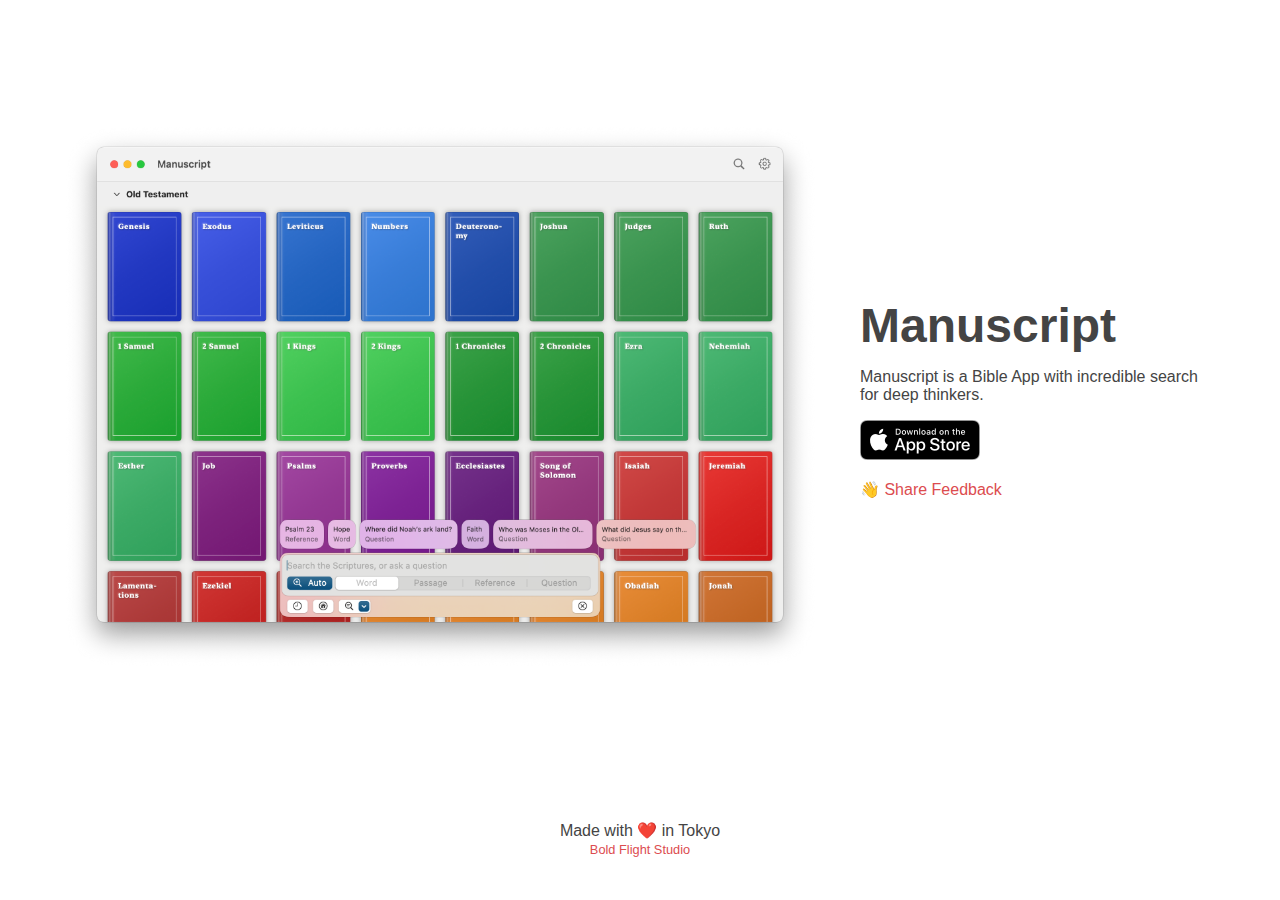
<file: index.html>
<!DOCTYPE html>
<html lang="en">
  <head>
    <meta charset="utf-8" />
    <meta name="viewport" content="width=device-width, initial-scale=1.0" />

    <link rel="stylesheet" href="css/styles.css" />

    <link
      rel="apple-touch-icon"
      sizes="180x180"
      href="images/favicon/apple-touch-icon.png"
    />
    <link
      rel="icon"
      type="image/png"
      sizes="32x32"
      href="images/favicon/favicon-32x32.png"
    />
    <link
      rel="icon"
      type="image/png"
      sizes="16x16"
      href="images/favicon/favicon-16x16.png"
    />
    <link rel="manifest" href="images/favicon/site.webmanifest" />

    <title>Manuscript: The searchable Bible</title>

    <meta name="title" content="Manuscript: The searchable Bible" />
    <meta
      name="description"
      content="Manuscript is a Bible App with incredible search for deep thinkers."
    />

    <meta property="og:title" content="Manuscript: The searchable Bible" />
    <meta
      property="og:description"
      content="Manuscript is a Bible App with incredible search for deep thinkers."
    />
    <meta property="og:type" content="website" />
    <meta property="og:site_name" content="Manuscript" />
    <meta property="og:url" content="https://www.manuscript.faith" />
    <meta property="og:image" content="" />

    <meta name="twitter:card" content="summary" />
    <meta name="twitter:site" content="@manuscript_app" />
    <meta name="twitter:title" content="Manuscript: The searchable Bible" />
    <meta
      name="twitter:description"
      content="Manuscript is a Bible App with incredible search for deep thinkers."
    />
    <meta property="twitter:url" content="https://www.manuscript.faith" />
    <meta name="twitter:image" content="" />

    <!-- TelemtryDeck Analytics -->
    <script
      src="https://cdn.telemetrydeck.com/websdk/telemetrydeck.min.js"
      data-app-id="BD1AD1F0-FCBC-4120-82FE-708CC4ECE864"
    ></script>
  </head>

  <body>
    <main>
      <div class="bigBox">
        <a
          href="https://youtu.be/zDCWJk5MDpM?si=7qLoqGxPCDKG8u9C"
          target="_blank"
          rel="noopener noreferrer"
        >
          <img
            src="images/hero.png"
            alt="Manuscript Mac App Screenshot showing home page of books of the bible in a grid."
          />
        </a>
      </div>
      <div class="box">
        <h1>Manuscript</h1>
        <p>
          Manuscript is a Bible App with incredible search for deep thinkers.
        </p>
        <a
          href="https://apps.apple.com/us/app/bible-manuscript/id6738885123"
          target="_blank"
          rel="noopener noreferrer"
        >
          <img
            src="images/appstore.png"
            width="120"
            alt="App Store download button"
          />
        </a>
        <a href="mailto:douglas@boldflight.com?subject=Manuscript%20Feedback">
          <p class="new-paragraph">👋 Share Feedback</p>
        </a>
      </div>
    </main>

    <footer>
      Made with ❤️ in Tokyo
      <br />
      <a
        href="https://boldflight.com"
        target="_blank"
        rel="noopener noreferrer"
        class="footer-link"
        >Bold Flight Studio</a
      >
    </footer>
    <script src="https://storage.ko-fi.com/cdn/scripts/overlay-widget.js"></script>
    <script>
      kofiWidgetOverlay.draw("boldflight", {
        type: "floating-chat",
        "floating-chat.donateButton.text": "Donate",
        "floating-chat.donateButton.background-color": "#d9534f",
        "floating-chat.donateButton.text-color": "#fff",
      });
    </script>
  </body>
</html>
</file>
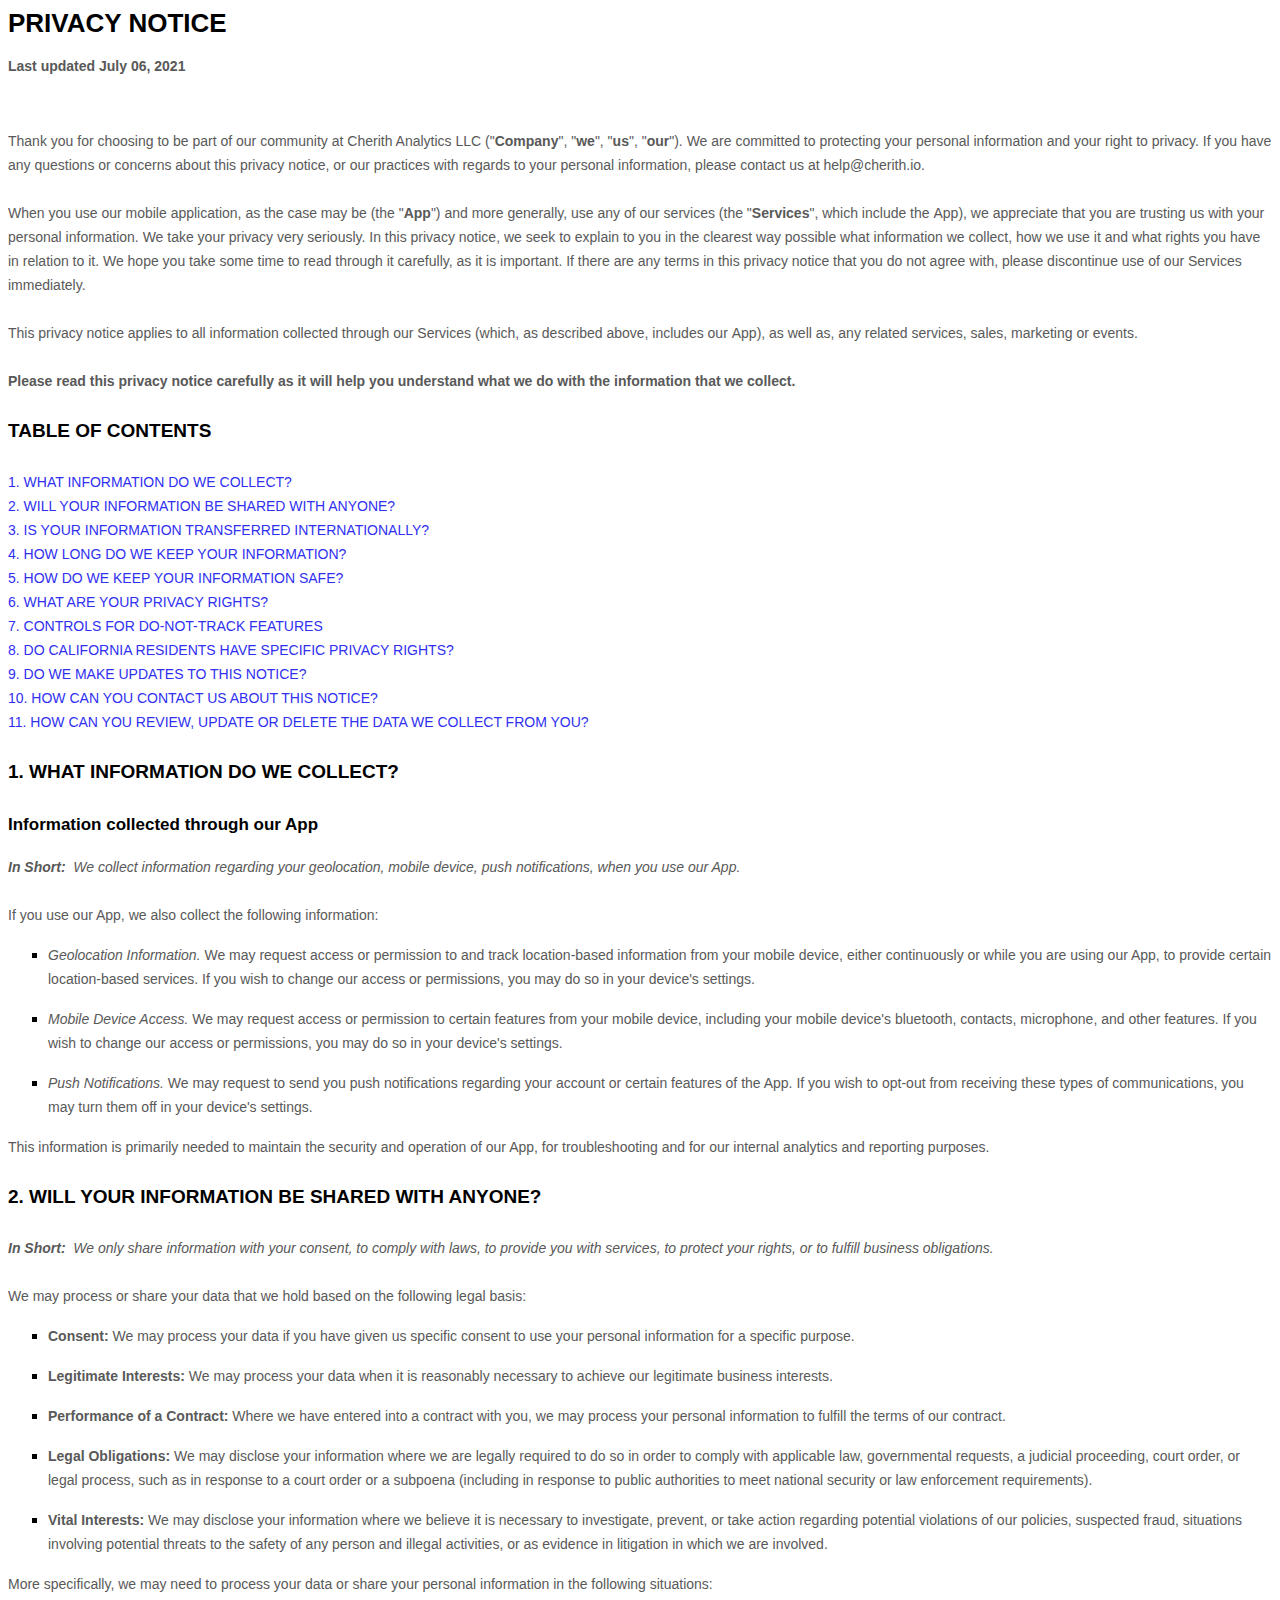
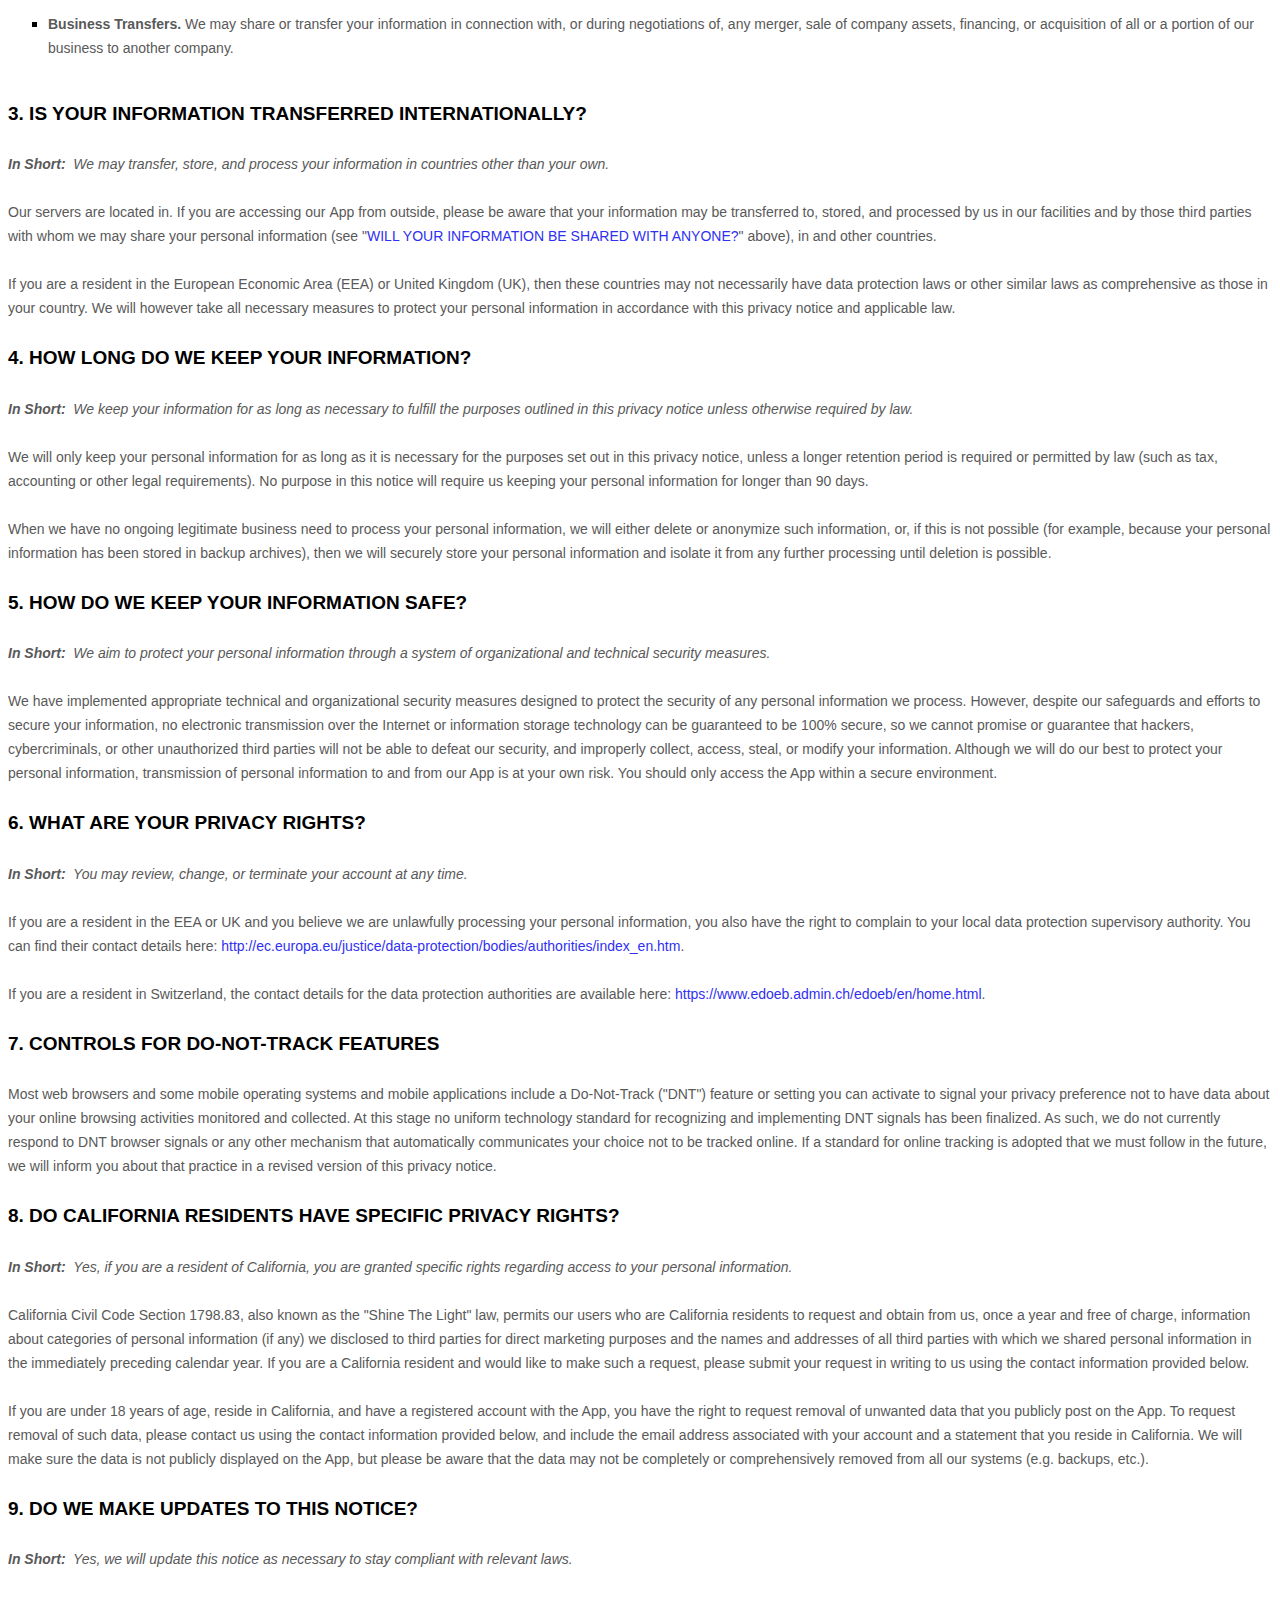
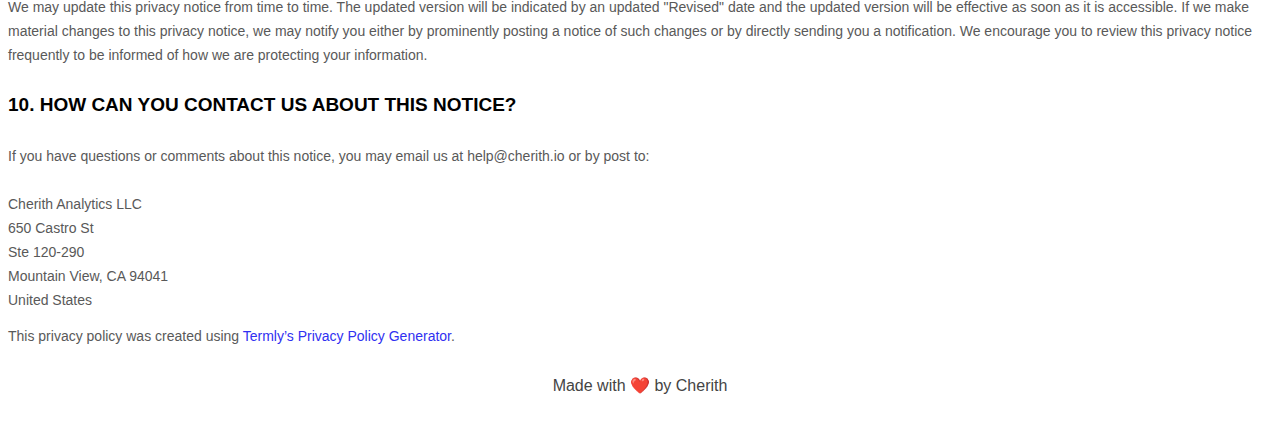
<file: privacy.html>
<!DOCTYPE html>
<html lang="en">
    <head>
        <meta charset="utf-8">
        <meta name="viewport" content="width=device-width, initial-scale=1.0">

        <link rel="stylesheet" href="css/styles.css">
        <link rel="icon" type="image/png" href="images/favicon.png">

        <title>Manuscript: The open source, searchable Bible</title>

        <meta name="title" content="Manuscript: The open source, searchable Bible" />
        <meta name="description" content="Manuscript is a Bible App with incredible search for deep thinkers.">

        <meta property="og:title" content="Manuscript: The open source, searchable Bible" />
        <meta property="og:description" content="Manuscript is a Bible App with incredible search for deep thinkers." />
        <meta property="og:type" content="website">
        <meta property="og:site_name" content="Manuscript" />
        <meta property="og:url" content="https://www.manuscript.faith" />
        <meta property="og:image" content="" />

        <meta name="twitter:card" content="summary" /> 
        <meta name="twitter:site" content="@manuscript_app" />
        <meta name="twitter:title" content="Manuscript: The open source, searchable Bible" />
        <meta name="twitter:description" content="Manuscript is a Bible App with incredible search for deep thinkers." />
        <meta property="twitter:url" content="https://www.manuscript.faith" />
        <meta name="twitter:image" content="" />
    </head>

    <body>

        <main>
            <style>
                [data-custom-class='body'], [data-custom-class='body'] * {
                        background: transparent !important;
                      }
              [data-custom-class='title'], [data-custom-class='title'] * {
                        font-family: Arial !important;
              font-size: 26px !important;
              color: #000000 !important;
                      }
              [data-custom-class='subtitle'], [data-custom-class='subtitle'] * {
                        font-family: Arial !important;
              color: #595959 !important;
              font-size: 14px !important;
                      }
              [data-custom-class='heading_1'], [data-custom-class='heading_1'] * {
                        font-family: Arial !important;
              font-size: 19px !important;
              color: #000000 !important;
                      }
              [data-custom-class='heading_2'], [data-custom-class='heading_2'] * {
                        font-family: Arial !important;
              font-size: 17px !important;
              color: #000000 !important;
                      }
              [data-custom-class='body_text'], [data-custom-class='body_text'] * {
                        color: #595959 !important;
              font-size: 14px !important;
              font-family: Arial !important;
                      }
              [data-custom-class='link'], [data-custom-class='link'] * {
                        color: #3030F1 !important;
              font-size: 14px !important;
              font-family: Arial !important;
              word-break: break-word !important;
                      }
              </style>
              
                    <div data-custom-class="body">
                    <div><strong><span style="font-size: 26px;"><span data-custom-class="title">PRIVACY NOTICE</span></span></strong></div><div><br></div><div><span style="color: rgb(127, 127, 127);"><strong><span style="font-size: 15px;"><span data-custom-class="subtitle">Last updated <bdt class="question">July 06, 2021</bdt></span></span></strong></span></div><div><br></div><div><br></div><div><br></div><div style="line-height: 1.5;"><span style="color: rgb(127, 127, 127);"><span style="color: rgb(89, 89, 89); font-size: 15px;"><span data-custom-class="body_text">Thank you for choosing to be part of our community at <bdt class="question">Cherith Analytics LLC</bdt><span style="color: rgb(89, 89, 89);"><span data-custom-class="body_text"><bdt class="block-component"></bdt></span></span> ("<span style="color: rgb(89, 89, 89);"><span data-custom-class="body_text"><bdt class="block-component"></bdt></span></span><strong>Company</strong></span><span style="color: rgb(127, 127, 127);"><span style="color: rgb(89, 89, 89);"><span data-custom-class="body_text"><span style="color: rgb(89, 89, 89);"><span data-custom-class="body_text"><bdt class="statement-end-if-in-editor"><span data-custom-class="body_text"></span></bdt></span></span></span></span></span><span data-custom-class="body_text">", "<strong>we</strong>", "<strong>us</strong>", "<strong>our</strong>"). We are committed to protecting your personal information and your right to privacy. If you have any questions or concerns about this privacy notice, or our practices with regards to your personal information, please contact us at <bdt class="question">help@cherith.io</bdt>.</span></span></span></div><div style="line-height: 1.5;"><span style="font-size: 15px;"><br></span></div><div style="line-height: 1.5;"><span style="font-size: 15px;"><span style="color: rgb(127, 127, 127);"><span data-custom-class="body_text">When you <span style="color: rgb(89, 89, 89);"><span data-custom-class="body_text"><bdt class="block-component"></bdt><bdt class="block-component"></bdt><bdt class="forloop-component"></bdt><bdt class="block-component"></bdt></span></span>use our mobile application, <span style="color: rgb(89, 89, 89);"><span data-custom-class="body_text"><bdt class="statement-end-if-in-editor"></bdt><bdt class="block-component"></bdt><bdt class="forloop-component"></bdt><bdt class="statement-end-if-in-editor"></bdt><bdt class="block-component"></bdt></span></span>as the case may be (the "<strong>App</strong>")<span style="color: rgb(89, 89, 89);"><span data-custom-class="body_text"><bdt class="statement-end-if-in-editor"></bdt></span></span> and more generally, use any of our services (the "<strong>Services</strong>", which include the </span><span style="color: rgb(89, 89, 89);"><span data-custom-class="body_text"><span style="color: rgb(89, 89, 89);"><span data-custom-class="body_text"><bdt class="block-component"><span data-custom-class="body_text"></bdt></span></span><bdt class="block-component"></bdt></span></span></span><span data-custom-class="body_text"><span style="color: rgb(89, 89, 89);"><span data-custom-class="body_text"><bdt class="block-component"></bdt>App<bdt class="statement-end-if-in-editor"><span data-custom-class="body_text"></span></bdt></span></span></span></span><span data-custom-class="body_text">), we appreciate that you are trusting us with your personal information. We take your privacy very seriously. In this privacy notice, we seek to explain to you in the clearest way possible what information we collect, how we use it and what rights you have in relation to it. We hope you take some time to read through it carefully, as it is important. If there are any terms in this privacy notice that you do not agree with, please discontinue use of our Services immediately.</span></span></span></div><div style="line-height: 1.5;"><span style="font-size: 15px;"><br></span></div><div style="line-height: 1.5;"><span style="font-size: 15px;"><span style="color: rgb(127, 127, 127);"><span style="color: rgb(89, 89, 89);"><span data-custom-class="body_text">This privacy notice applies to all information collected through our Services (which, as described above, includes our </span><span style="color: rgb(89, 89, 89);"><span data-custom-class="body_text"><bdt class="block-component"><span data-custom-class="body_text"></bdt></span></span><bdt class="block-component"><bdt class="block-component"></bdt></bdt></span><span data-custom-class="body_text">App<span style="color: rgb(89, 89, 89);"><span data-custom-class="body_text"><bdt class="statement-end-if-in-editor"><span data-custom-class="body_text"></span></bdt></span></span></span></span><span data-custom-class="body_text">), as well as, any related services, sales, marketing or events.</span></span></span></span></div><div style="line-height: 1.5;"><span style="font-size: 15px;"><br></span></div><div style="line-height: 1.5;"><span style="font-size: 15px;"><span style="color: rgb(127, 127, 127);"><span style="color: rgb(89, 89, 89);"><span data-custom-class="body_text"><strong>Please read this privacy notice carefully as it will help you understand what we do with the information that we collect.</strong></span></span></span></span></div><div style="line-height: 1.5;"><span style="font-size: 15px;"><br></span></div><div style="line-height: 1.5;"><span style="font-size: 15px;"><span style="color: rgb(127, 127, 127);"><span style="color: rgb(0, 0, 0);"><strong><span data-custom-class="heading_1">TABLE OF CONTENTS</span></strong></span></span></span></div><div style="line-height: 1.5;"><span style="font-size: 15px;"><br></span></div><div style="line-height: 1.5;"><span style="font-size: 15px;"><a data-custom-class="link" href="#infocollect"><span style="color: rgb(89, 89, 89);">1. WHAT INFORMATION DO WE COLLECT?</span></a><span style="color: rgb(127, 127, 127);"><span style="color: rgb(89, 89, 89);"><span data-custom-class="body_text"><span style="color: rgb(89, 89, 89);"><bdt class="block-component"></bdt></span></span></span></span></span></span></div><div style="line-height: 1.5;"><span style="font-size: 15px;"><span style="color: rgb(89, 89, 89);"><a data-custom-class="link" href="#infoshare">2. WILL YOUR INFORMATION BE SHARED WITH ANYONE?</a></span><span style="color: rgb(127, 127, 127);"><span style="color: rgb(89, 89, 89);"><span data-custom-class="body_text"><span style="color: rgb(89, 89, 89);"><bdt class="block-component"></bdt></span><bdt class="block-component"></bdt></span></span></span></span></span><span style="font-size: 15px;"><span style="color: rgb(127, 127, 127);"><span style="color: rgb(89, 89, 89);"><span data-custom-class="body_text"><span style="color: rgb(89, 89, 89);"><span style="color: rgb(89, 89, 89);"><span style="color: rgb(89, 89, 89);"><bdt class="block-component"></bdt></span></span><bdt class="block-component"></bdt></span></span></span></span></span></div><div style="line-height: 1.5;"><span style="font-size: 15px;"><a data-custom-class="link" href="#intltransfers"><span style="color: rgb(89, 89, 89);">3. IS YOUR INFORMATION TRANSFERRED INTERNATIONALLY?</span></a><span style="color: rgb(127, 127, 127);"><span style="color: rgb(89, 89, 89);"><span data-custom-class="body_text"><span style="color: rgb(89, 89, 89);"><bdt class="statement-end-if-in-editor"></bdt><bdt class="block-component"></bdt></span></span></span></span></span></div><div style="line-height: 1.5;"><span style="font-size: 15px;"><a data-custom-class="link" href="#inforetain"><span style="color: rgb(89, 89, 89);">4. HOW LONG DO WE KEEP YOUR INFORMATION?</span></a><span style="color: rgb(127, 127, 127);"><span style="color: rgb(89, 89, 89);"><span data-custom-class="body_text"><span style="color: rgb(89, 89, 89);"><span style="color: rgb(89, 89, 89);"><bdt class="block-component"></bdt></span></span></span></span></span></span></div><div style="line-height: 1.5;"><span style="font-size: 15px;"><a data-custom-class="link" href="#infosafe"><span style="color: rgb(89, 89, 89);">5. HOW DO WE KEEP YOUR INFORMATION SAFE?</span></a><span style="color: rgb(127, 127, 127);"><span style="color: rgb(89, 89, 89);"><span data-custom-class="body_text"><span style="color: rgb(89, 89, 89);"><bdt class="statement-end-if-in-editor"></bdt><bdt class="block-component"></bdt></span></span></span></span></span></div><div style="line-height: 1.5;"><span style="font-size: 15px;"><span style="color: rgb(89, 89, 89);"><a data-custom-class="link" href="#privacyrights">6. WHAT ARE YOUR PRIVACY RIGHTS?</a></span></span></div><div style="line-height: 1.5;"><span style="font-size: 15px;"><a data-custom-class="link" href="#DNT"><span style="color: rgb(89, 89, 89);">7. CONTROLS FOR DO-NOT-TRACK FEATURES</span></a></span></div><div style="line-height: 1.5;"><span style="font-size: 15px;"><a data-custom-class="link" href="#caresidents"><span style="color: rgb(89, 89, 89);">8. DO CALIFORNIA RESIDENTS HAVE SPECIFIC PRIVACY RIGHTS?</span></a></span></div><div style="line-height: 1.5;"><span style="font-size: 15px;"><a data-custom-class="link" href="#policyupdates"><span style="color: rgb(89, 89, 89);">9. DO WE MAKE UPDATES TO THIS NOTICE?</span></a></span></div><div style="line-height: 1.5;"><a data-custom-class="link" href="#contact"><span style="color: rgb(89, 89, 89); font-size: 15px;">10. HOW CAN YOU CONTACT US ABOUT THIS NOTICE?</span></a></div><div style="line-height: 1.5;"><a data-custom-class="link" href="#request"><span style="color: rgb(89, 89, 89);">11. HOW CAN YOU REVIEW, UPDATE OR DELETE THE DATA WE COLLECT FROM YOU?</span></a></div><div style="line-height: 1.5;"><br></div><div id="infocollect" style="line-height: 1.5;"><span style="color: rgb(127, 127, 127);"><span style="color: rgb(89, 89, 89); font-size: 15px;"><span style="font-size: 15px; color: rgb(89, 89, 89);"><span style="font-size: 15px; color: rgb(89, 89, 89);"><span id="control" style="color: rgb(0, 0, 0);"><strong><span data-custom-class="heading_1">1. WHAT INFORMATION DO WE COLLECT?</span></strong><span data-custom-class="heading_1"><bdt class="block-component"><span data-custom-class="body_text"></bdt></bdt></span><bdt class="block-component"></bdt><span data-custom-class="body_text"><span style="font-size: 15px;"><bdt class="statement-end-if-in-editor"><bdt class="statement-end-if-in-editor"><span style="font-size: 15px;"><span data-custom-class="body_text"><span style="font-size: 15px;"><span data-custom-class="body_text"><bdt class="statement-end-if-in-editor"><bdt class="statement-end-if-in-editor"><bdt class="block-component"></bdt></bdt></bdt></span></span></span></span></bdt></bdt></span></span></bdt></span></span></span></div><div style="line-height: 1.5;"><span data-custom-class="heading_2" style="color: rgb(0, 0, 0);"><span style="font-size: 15px;"><strong><u><br></u></strong><strong>Information collected through our App</strong></span></span></div><div><div><br></div><div style="line-height: 1.5;"><span style="color: rgb(127, 127, 127);"><span style="color: rgb(89, 89, 89); font-size: 15px;"><span data-custom-class="body_text"><span style="font-size: 15px; color: rgb(89, 89, 89);"><span style="font-size: 15px; color: rgb(89, 89, 89);"><span data-custom-class="body_text"><strong><em>In Short: </em></strong></span></span></span></span><span data-custom-class="body_text"><span style="font-size: 15px; color: rgb(89, 89, 89);"><span style="font-size: 15px; color: rgb(89, 89, 89);"><span data-custom-class="body_text"><strong><em> </em></strong><em>We collect information regarding your <span data-custom-class="body_text" style="font-size: 15px;"><bdt class="block-component"></bdt> geolocation,<bdt class="statement-end-if-in-editor"></bdt><bdt class="block-component"></bdt> mobile device,<bdt class="statement-end-if-in-editor"></bdt><bdt class="block-component"></bdt> push notifications,<bdt class="statement-end-if-in-editor"></bdt><bdt class="forloop-component"></bdt><bdt class="block-component"></bdt><bdt class="forloop-component"></bdt></span> when you use our App.</em></span></span></span></span></span></span></div></div><div style="line-height: 1.5;"><br></div><div style="line-height: 1.5;"><span style="font-size: 15px; color: rgb(89, 89, 89);"><span style="font-size: 15px; color: rgb(89, 89, 89);"><span data-custom-class="body_text">If you use our App, we also collect the following information:<bdt class="block-component"></bdt></span></span></span></div><ul><li style="line-height: 1.5;"><span style="font-size: 15px; color: rgb(89, 89, 89);"><span style="font-size: 15px; color: rgb(89, 89, 89);"><span data-custom-class="body_text"><em>Geolocation Information.</em> We may request access or permission to and track location-based information from your mobile device, either continuously or while you are using our App, to provide certain location-based services. If you wish to change our access or permissions, you may do so in your device's settings.<span style="font-size: 15px;"><span style="color: rgb(89, 89, 89);"><span data-custom-class="body_text"><span style="font-size: 15px;"><span style="color: rgb(89, 89, 89);"><bdt class="statement-end-if-in-editor"></bdt></span></span></span></span></span></span></span></span></li></ul><div><bdt class="block-component"><span style="font-size: 15px;"></span></bdt></div><ul><li style="line-height: 1.5;"><span style="font-size: 15px; color: rgb(89, 89, 89);"><span style="font-size: 15px; color: rgb(89, 89, 89);"><span data-custom-class="body_text"><em>Mobile Device Access.</em> We may request access or permission to certain features from your mobile device, including your mobile device's <span style="font-size: 15px;"><span style="color: rgb(89, 89, 89);"><span data-custom-class="body_text"><span style="font-size: 15px;"><span style="color: rgb(89, 89, 89);"><span data-custom-class="body_text"><span style="color: rgb(89, 89, 89);"><span style="font-size: 15px;"><span data-custom-class="body_text"><bdt class="forloop-component"></bdt><bdt class="question">bluetooth</bdt>, <bdt class="forloop-component"></bdt><bdt class="question">contacts</bdt>, <bdt class="forloop-component"></bdt><bdt class="question">microphone</bdt>, <bdt class="forloop-component"></bdt></span></span></span></span></span></span></span></span></span> and other features. If you wish to change our access or permissions, you may do so in your device's settings.<span style="font-size: 15px;"><span style="color: rgb(89, 89, 89);"><span data-custom-class="body_text"><span style="font-size: 15px;"><span style="color: rgb(89, 89, 89);"><bdt class="statement-end-if-in-editor"></bdt></span></span></span></span></span></span></span></span></li></ul><div><bdt class="block-component"><span style="font-size: 15px;"></bdt></span></span></span></span></span></span></span></span></li></ul><div><bdt class="block-component"><span style="font-size: 15px;"></span></bdt></div><ul><li style="line-height: 1.5;"><span style="font-size: 15px; color: rgb(89, 89, 89);"><span style="font-size: 15px; color: rgb(89, 89, 89);"><span data-custom-class="body_text"><em>Push Notifications. </em>We may request to send you push notifications regarding your account or certain features of the App. If you wish to opt-out from receiving these types of communications, you may turn them off in your device's settings.<span style="font-size: 15px;"><span style="color: rgb(89, 89, 89);"><span data-custom-class="body_text"><span style="font-size: 15px;"><span style="color: rgb(89, 89, 89);"><bdt class="statement-end-if-in-editor"></bdt></span></span></span></span></span></span></span></span></li></ul><div><bdt class="block-component"><bdt class="forloop-component"><span style="font-size: 15px;"></span></bdt><span style="font-size: 15px;"></bdt></span></span></span></span><bdt class="forloop-component"></bdt></span></span></span></span></span></span></span></span></li></ul><div style="line-height: 1.5;"><span style="font-size: 15px; color: rgb(89, 89, 89);"><span style="font-size: 15px; color: rgb(89, 89, 89);"><span data-custom-class="body_text">This information is primarily needed to maintain the security and operation of our App, for troubleshooting and for our internal analytics and reporting purposes.<span style="font-size: 15px;"><span data-custom-class="body_text"><span style="font-size: 15px;"><span data-custom-class="body_text"><bdt class="statement-end-if-in-editor"><bdt class="statement-end-if-in-editor"></bdt></bdt></span></span></span></span><span style="color: rgb(89, 89, 89); font-size: 15px;"><span data-custom-class="body_text"><span style="color: rgb(89, 89, 89); font-size: 15px;"><span data-custom-class="body_text"><bdt class="statement-end-if-in-editor"><bdt class="block-component"></bdt></bdt></span></span></span></span></bdt></span></span><bdt class="block-component"></span></bdt></div><div style="line-height: 1.5;"><br></div><div id="infoshare" style="line-height: 1.5;"><span style="color: rgb(127, 127, 127);"><span style="color: rgb(89, 89, 89); font-size: 15px;"><span style="font-size: 15px; color: rgb(89, 89, 89);"><span style="font-size: 15px; color: rgb(89, 89, 89);"><span id="control" style="color: rgb(0, 0, 0);"><strong><span data-custom-class="heading_1">2. WILL YOUR INFORMATION BE SHARED WITH ANYONE?</span></strong></span></span></span></span></span></div><div style="line-height: 1.5;"><br></div><div style="line-height: 1.5;"><span style="font-size: 15px; color: rgb(89, 89, 89);"><span style="font-size: 15px; color: rgb(89, 89, 89);"><span data-custom-class="body_text"><strong><em>In Short:</em></strong><em>  We only share information with your consent, to comply with laws, to provide you with services, to protect your rights, or to fulfill business obligations.</em></span></span></span></div><div style="line-height: 1.5;"><br></div><div style="line-height: 1.5;"><span style="font-size: 15px; color: rgb(89, 89, 89);"><span style="font-size: 15px; color: rgb(89, 89, 89);"><span data-custom-class="body_text">We may process or share your data that we hold based on the following legal basis:<bdt class="block-component"></bdt></span></span></span></div><ul><li style="line-height: 1.5;"><span style="font-size: 15px; color: rgb(89, 89, 89);"><span style="font-size: 15px; color: rgb(89, 89, 89);"><span data-custom-class="body_text"><strong>Consent:</strong> We may process your data if you have given us specific consent to use your personal information for a specific purpose.<span style="font-size: 15px; color: rgb(89, 89, 89);"><span style="font-size: 15px; color: rgb(89, 89, 89);"><span data-custom-class="body_text"><bdt class="statement-end-if-in-editor"></bdt></span></span></span></span></span></span></li></ul><div><span style="font-size: 15px; color: rgb(89, 89, 89);"><span style="font-size: 15px; color: rgb(89, 89, 89);"><span data-custom-class="body_text"><span style="font-size: 15px; color: rgb(89, 89, 89);"><span style="font-size: 15px; color: rgb(89, 89, 89);"><span data-custom-class="body_text"><bdt class="statement-end-if-in-editor"><span style="font-size: 15px; color: rgb(89, 89, 89);"><span style="font-size: 15px; color: rgb(89, 89, 89);"><span data-custom-class="body_text"><bdt class="block-component"></bdt></span></span></span></bdt></span></span></span></span></span></span></div><ul><li style="line-height: 1.5;"><span style="font-size: 15px; color: rgb(89, 89, 89);"><span style="font-size: 15px; color: rgb(89, 89, 89);"><span data-custom-class="body_text"><strong>Legitimate Interests:</strong> We may process your data when it is reasonably necessary to achieve our legitimate business interests.<span style="font-size: 15px; color: rgb(89, 89, 89);"><span style="font-size: 15px; color: rgb(89, 89, 89);"><span data-custom-class="body_text"><span style="font-size: 15px; color: rgb(89, 89, 89);"><span style="font-size: 15px; color: rgb(89, 89, 89);"><span data-custom-class="body_text"><bdt class="statement-end-if-in-editor"></bdt></span></span></span></span></span></span></span></span></span></li></ul><div><span style="font-size: 15px; color: rgb(89, 89, 89);"><span style="font-size: 15px; color: rgb(89, 89, 89);"><span data-custom-class="body_text"><span style="font-size: 15px; color: rgb(89, 89, 89);"><span style="font-size: 15px; color: rgb(89, 89, 89);"><span data-custom-class="body_text"><bdt class="block-component"></bdt></span></span></span></span></span></span></div><ul><li style="line-height: 1.5;"><span style="font-size: 15px; color: rgb(89, 89, 89);"><span style="font-size: 15px; color: rgb(89, 89, 89);"><span data-custom-class="body_text"><strong>Performance of a Contract:</strong> Where we have entered into a contract with you, we may process your personal information to fulfill the terms of our contract.<span style="font-size: 15px; color: rgb(89, 89, 89);"><span style="font-size: 15px; color: rgb(89, 89, 89);"><span data-custom-class="body_text"><span style="font-size: 15px; color: rgb(89, 89, 89);"><span style="font-size: 15px; color: rgb(89, 89, 89);"><span data-custom-class="body_text"><bdt class="statement-end-if-in-editor"></bdt></span></span></span></span></span></span></span></span></span></li></ul><div><span style="font-size: 15px; color: rgb(89, 89, 89);"><span style="font-size: 15px; color: rgb(89, 89, 89);"><span data-custom-class="body_text"><span style="font-size: 15px; color: rgb(89, 89, 89);"><span style="font-size: 15px; color: rgb(89, 89, 89);"><span data-custom-class="body_text"><bdt class="block-component"></bdt></span></span></span></span></span></span></div><ul><li style="line-height: 1.5;"><span style="font-size: 15px; color: rgb(89, 89, 89);"><span style="font-size: 15px; color: rgb(89, 89, 89);"><span data-custom-class="body_text"><strong>Legal Obligations:</strong> We may disclose your information where we are legally required to do so in order to comply with applicable law, governmental requests, a judicial proceeding, court order, or legal process, such as in response to a court order or a subpoena (including in response to public authorities to meet national security or law enforcement requirements).<span style="font-size: 15px; color: rgb(89, 89, 89);"><span style="font-size: 15px; color: rgb(89, 89, 89);"><span data-custom-class="body_text"><span style="font-size: 15px; color: rgb(89, 89, 89);"><span style="font-size: 15px; color: rgb(89, 89, 89);"><span data-custom-class="body_text"><bdt class="statement-end-if-in-editor"></bdt></span></span></span></span></span></span></span></span></span></li></ul><div><span style="font-size: 15px; color: rgb(89, 89, 89);"><span style="font-size: 15px; color: rgb(89, 89, 89);"><span data-custom-class="body_text"><span style="font-size: 15px; color: rgb(89, 89, 89);"><span style="font-size: 15px; color: rgb(89, 89, 89);"><span data-custom-class="body_text"><bdt class="block-component"></bdt></span></span></span></span></span></span></div><ul><li style="line-height: 1.5;"><span style="font-size: 15px; color: rgb(89, 89, 89);"><span style="font-size: 15px; color: rgb(89, 89, 89);"><span data-custom-class="body_text"><strong>Vital Interests:</strong> We may disclose your information where we believe it is necessary to investigate, prevent, or take action regarding potential violations of our policies, suspected fraud, situations involving potential threats to the safety of any person and illegal activities, or as evidence in litigation in which we are involved.<span style="font-size: 15px; color: rgb(89, 89, 89);"><span style="font-size: 15px; color: rgb(89, 89, 89);"><span data-custom-class="body_text"><span style="font-size: 15px; color: rgb(89, 89, 89);"><span style="font-size: 15px; color: rgb(89, 89, 89);"><span data-custom-class="body_text"><bdt class="statement-end-if-in-editor"></bdt></span></span></span></span></span></span></span></span></span></li></ul><div style="line-height: 1.5;"><span style="font-size: 15px; color: rgb(89, 89, 89);"><span style="font-size: 15px; color: rgb(89, 89, 89);"><span data-custom-class="body_text">More specifically, we may need to process your data or share your personal information in the following situations:</span></span></span></div><ul><li style="line-height: 1.5;"><span style="font-size: 15px; color: rgb(89, 89, 89);"><span style="font-size: 15px; color: rgb(89, 89, 89);"><span data-custom-class="body_text"><strong>Business Transfers.</strong> We may share or transfer your information in connection with, or during negotiations of, any merger, sale of company assets, financing, or acquisition of all or a portion of our business to another company.</span></span></span></li></ul><div><span style="font-size: 15px; color: rgb(89, 89, 89);"><span style="font-size: 15px; color: rgb(89, 89, 89);"><span data-custom-class="body_text"><span style="font-size: 15px; color: rgb(89, 89, 89);"><span style="font-size: 15px; color: rgb(89, 89, 89);"><span data-custom-class="body_text"><bdt class="block-component"></bdt></span></span></span></span></span></span></span></span></span></li></ul><div><span style="font-size: 15px;"><span style="color: rgb(89, 89, 89);"><span data-custom-class="body_text"><bdt class="block-component"></bdt></span></span></span></span></span></span></span></span></li></ul><div><span style="font-size: 15px;"><span style="color: rgb(89, 89, 89);"><span data-custom-class="body_text"><bdt class="block-component"></bdt></span></span></span></span></span></bdt></span></span></span></span></span></span></span></span></li></ul><div><span style="font-size: 15px;"><span style="color: rgb(89, 89, 89);"><span style="font-size: 15px;"><span style="color: rgb(89, 89, 89);"><span data-custom-class="body_text"><bdt class="block-component"></bdt></span></span></span></span></span></span></span></span></li></ul><div><span style="font-size: 15px;"><span style="color: rgb(89, 89, 89);"><span data-custom-class="body_text"><bdt class="block-component"></bdt></span></span></span></span></span></li></ul><div><span style="font-size: 15px;"><span style="color: rgb(89, 89, 89);"><span data-custom-class="body_text"><bdt class="block-component"></bdt></span></span></span></span></span></span></span></span></li></ul><div><span style="font-size: 15px;"><span style="color: rgb(89, 89, 89);"><span style="font-size: 15px;"><span data-custom-class="body_text"><bdt class="block-component"></bdt></span><span style="color: rgb(89, 89, 89);"><bdt class="block-component"><span data-custom-class="body_text"></bdt></span></span></span></span></span></span></span><span data-custom-class="body_text"><span style="font-size: 15px;"><span style="color: rgb(89, 89, 89);"><span data-custom-class="body_text"><span style="font-size: 15px;"><span style="color: rgb(89, 89, 89);"><span data-custom-class="body_text"><bdt class="statement-end-if-in-editor"></bdt></span></span></span></span></span></span></span></span></span></span></span></span></li></ul><div style="line-height: 1.5;"><span style="color: rgb(89, 89, 89);"><bdt class="block-component"></bdt></span></div><div><span style="color: rgb(89, 89, 89); font-size: 15px;"><span style="font-size: 15px;"><span style="color: rgb(89, 89, 89);"><span style="font-size: 15px;"><span style="color: rgb(89, 89, 89);"><bdt class="block-component"><span data-custom-class="heading_1"></bdt></span></span></span></span></span></span></span></span></span></span><span style="font-size: 15px; color: rgb(89, 89, 89);"><span style="font-size: 15px; color: rgb(89, 89, 89);"><span data-custom-class="body_text"><span style="color: rgb(89, 89, 89); font-size: 15px;"><span style="color: rgb(89, 89, 89); font-size: 15px;"><span style="color: rgb(89, 89, 89); font-size: 15px;"><span style="font-size: 15px;"><span style="color: rgb(89, 89, 89);"><span style="font-size: 15px;"><span style="color: rgb(89, 89, 89);"><span data-custom-class="body_text"><bdt class="block-component"></bdt></span><bdt class="block-component"><span data-custom-class="body_text"><bdt class="block-component"></bdt></span></bdt></span></span></span></span></span></span></span></span></span></span></span></div><div style="line-height: 1.5;"><br></div><div id="intltransfers" style="line-height: 1.5;"><span style="color: rgb(127, 127, 127);"><span style="color: rgb(89, 89, 89); font-size: 15px;"><span style="font-size: 15px; color: rgb(89, 89, 89);"><span style="font-size: 15px; color: rgb(89, 89, 89);"><span id="control" style="color: rgb(0, 0, 0);"><strong><span data-custom-class="heading_1">3. IS YOUR INFORMATION TRANSFERRED INTERNATIONALLY?</span></strong> </span> </span> </span> </span> </span></div><div style="line-height: 1.5;"><br></div><div style="line-height: 1.5;"><span style="font-size: 15px; color: rgb(89, 89, 89);"><span style="font-size: 15px; color: rgb(89, 89, 89);"><span data-custom-class="body_text"><strong><em>In Short:  </em></strong><em>We may transfer, store, and process your information in countries other than your own.</em></span></span></span></div><div style="line-height: 1.5;"><br></div><div style="line-height: 1.5;"><span style="font-size: 15px; color: rgb(89, 89, 89);"><span style="font-size: 15px; color: rgb(89, 89, 89);"><span data-custom-class="body_text">Our servers are located in<span style="font-size: 15px;"><span style="color: rgb(89, 89, 89);"><span data-custom-class="body_text"><bdt class="forloop-component"></bdt></span></span></span><span style="font-size: 15px; color: rgb(89, 89, 89);"><span style="font-size: 15px; color: rgb(89, 89, 89);"><span data-custom-class="body_text">. If you are accessing our </span></span></span><span style="font-size: 15px;"><span style="color: rgb(89, 89, 89);"><span data-custom-class="body_text"><span style="color: rgb(89, 89, 89); font-size: 15px;"><span data-custom-class="body_text"><span style="font-size: 15px;"><span style="color: rgb(89, 89, 89);"><span data-custom-class="body_text"><span style="font-size: 15px;"><span style="color: rgb(89, 89, 89);"><span data-custom-class="body_text"><bdt class="block-component"></bdt><bdt class="block-component"></bdt><bdt class="block-component"></bdt>App<bdt class="statement-end-if-in-editor"></bdt></span></span></span></span></span></span></span></span></span></span></span><span style="font-size: 15px; color: rgb(89, 89, 89);"><span style="font-size: 15px; color: rgb(89, 89, 89);"><span data-custom-class="body_text"> from outside</span></span></span><span style="font-size: 15px; color: rgb(89, 89, 89);"><span style="font-size: 15px; color: rgb(89, 89, 89);"><span data-custom-class="body_text"><span style="font-size: 15px;"><span style="color: rgb(89, 89, 89);"><span data-custom-class="body_text"><bdt class="forloop-component"></bdt></span></span></span></span></span></span><span style="font-size: 15px; color: rgb(89, 89, 89);"><span style="font-size: 15px; color: rgb(89, 89, 89);"><span data-custom-class="body_text">, please be aware that your information may be transferred to, stored, and processed by us in our facilities and by those third parties with whom we may share your personal information (see "</span></span></span><a data-custom-class="link" href="#infoshare"><span style="font-size: 15px;"><span style="color: rgb(89, 89, 89);">WILL YOUR INFORMATION BE SHARED WITH ANYONE?</span></span></a><span style="font-size: 15px; color: rgb(89, 89, 89);"><span style="font-size: 15px; color: rgb(89, 89, 89);"><span data-custom-class="body_text">" above), in</span></span></span><span style="font-size: 15px;"><span style="color: rgb(89, 89, 89);"><span data-custom-class="body_text"><bdt class="forloop-component"></bdt></span></span></span><span style="font-size: 15px; color: rgb(89, 89, 89);"><span style="font-size: 15px; color: rgb(89, 89, 89);"><span data-custom-class="body_text"> and other countries.</span></span></span></span></span></span></div><div style="line-height: 1.5;"><br></div><div style="line-height: 1.5;"><span style="font-size: 15px; color: rgb(89, 89, 89);"><span style="font-size: 15px; color: rgb(89, 89, 89);"><span data-custom-class="body_text">If you are a resident in the European Economic Area (EEA) or United Kingdom (UK), then these countries may not necessarily have data protection laws or other similar laws as comprehensive as those in your country. We will however take all necessary measures to protect your personal information in accordance with this privacy notice and applicable law.<span style="font-size: 15px;"><span style="color: rgb(89, 89, 89);"><span data-custom-class="body_text"><bdt class="block-component"></bdt></span></span></span></span></span></span></span></span></span><span style="font-size: 15px;"><span style="color: rgb(89, 89, 89);"><span data-custom-class="body_text"><bdt class="block-component"></bdt></span></span></span></span></span></span></span><span style="font-size: 15px; color: rgb(89, 89, 89);"><span style="font-size: 15px; color: rgb(89, 89, 89);"><span data-custom-class="body_text"><span style="font-size: 15px;"><span style="color: rgb(89, 89, 89);"><span data-custom-class="body_text"><bdt class="block-component"></bdt></span></span></span></span></span><span style="font-size: 15px; color: rgb(89, 89, 89);"><span style="font-size: 15px; color: rgb(89, 89, 89);"><span data-custom-class="body_text"><span style="color: rgb(89, 89, 89); font-size: 15px;"><span style="color: rgb(89, 89, 89); font-size: 15px;"><span style="color: rgb(89, 89, 89); font-size: 15px;"><span style="color: rgb(89, 89, 89); font-size: 15px;"><span style="color: rgb(89, 89, 89); font-size: 15px;"><span style="font-size: 15px;"><span style="color: rgb(89, 89, 89);"><span style="font-size: 15px;"><span style="color: rgb(89, 89, 89);"><span data-custom-class="body_text"><bdt class="statement-end-if-in-editor"><span style="color: rgb(89, 89, 89); font-size: 15px;"><span style="color: rgb(89, 89, 89); font-size: 15px;"><span style="color: rgb(89, 89, 89); font-size: 15px;"><span style="color: rgb(89, 89, 89); font-size: 15px;"><span style="color: rgb(89, 89, 89); font-size: 15px;"><span style="font-size: 15px;"><span style="color: rgb(89, 89, 89);"><span style="font-size: 15px;"><span style="color: rgb(89, 89, 89);"><span data-custom-class="body_text"><bdt class="block-component"></span></bdt></span></span></span></span></span></span></span></span></span></span></span></div><div style="line-height: 1.5;"><br></div><div id="inforetain" style="line-height: 1.5;"><span style="color: rgb(127, 127, 127);"><span style="color: rgb(89, 89, 89); font-size: 15px;"><span style="font-size: 15px; color: rgb(89, 89, 89);"><span style="font-size: 15px; color: rgb(89, 89, 89);"><span id="control" style="color: rgb(0, 0, 0);"><strong><span data-custom-class="heading_1">4. HOW LONG DO WE KEEP YOUR INFORMATION?</span></strong></span></span></span></span></span></div><div style="line-height: 1.5;"><br></div><div style="line-height: 1.5;"><span style="font-size: 15px; color: rgb(89, 89, 89);"><span style="font-size: 15px; color: rgb(89, 89, 89);"><span data-custom-class="body_text"><strong><em>In Short: </em></strong><em> We keep your information for as long as necessary to fulfill the purposes outlined in this privacy notice unless otherwise required by law.</em></span></span></span></div><div style="line-height: 1.5;"><br></div><div style="line-height: 1.5;"><span style="font-size: 15px; color: rgb(89, 89, 89);"><span style="font-size: 15px; color: rgb(89, 89, 89);"><span data-custom-class="body_text">We will only keep your personal information for as long as it is necessary for the purposes set out in this privacy notice, unless a longer retention period is required or permitted by law (such as tax, accounting or other legal requirements). No purpose in this notice will require us keeping your personal information for longer than <span style="font-size: 15px;"><span style="color: rgb(89, 89, 89);"><span data-custom-class="body_text"><bdt class="block-component"></bdt><bdt class="question">90 days</bdt><bdt class="statement-end-if-in-editor"></bdt></span></span></span>.</span></span></span></div><div style="line-height: 1.5;"><br></div><div style="line-height: 1.5;"><span style="font-size: 15px; color: rgb(89, 89, 89);"><span style="font-size: 15px; color: rgb(89, 89, 89);"><span data-custom-class="body_text">When we have no ongoing legitimate business need to process your personal information, we will either delete or anonymize such information, or, if this is not possible (for example, because your personal information has been stored in backup archives), then we will securely store your personal information and isolate it from any further processing until deletion is possible.<span style="color: rgb(89, 89, 89);"><bdt class="block-component"></bdt></span></span></span></span></div><div style="line-height: 1.5;"><br></div><div id="infosafe" style="line-height: 1.5;"><span style="color: rgb(127, 127, 127);"><span style="color: rgb(89, 89, 89); font-size: 15px;"><span style="font-size: 15px; color: rgb(89, 89, 89);"><span style="font-size: 15px; color: rgb(89, 89, 89);"><span id="control" style="color: rgb(0, 0, 0);"><strong><span data-custom-class="heading_1">5. HOW DO WE KEEP YOUR INFORMATION SAFE?</span></strong></span></span></span></span></span></div><div style="line-height: 1.5;"><br></div><div style="line-height: 1.5;"><span style="font-size: 15px; color: rgb(89, 89, 89);"><span style="font-size: 15px; color: rgb(89, 89, 89);"><span data-custom-class="body_text"><strong><em>In Short: </em></strong><em> We aim to protect your personal information through a system of organizational and technical security measures.</em></span></span></span></div><div style="line-height: 1.5;"><br></div><div style="line-height: 1.5;"><span style="font-size: 15px; color: rgb(89, 89, 89);"><span style="font-size: 15px; color: rgb(89, 89, 89);"><span data-custom-class="body_text">We have implemented appropriate technical and organizational security measures designed to protect the security of any personal information we process. However, despite our safeguards and efforts to secure your information, no electronic transmission over the Internet or information storage technology can be guaranteed to be 100% secure, so we cannot promise or guarantee that hackers, cybercriminals, or other unauthorized third parties will not be able to defeat our security, and improperly collect, access, steal, or modify your information. Although we will do our best to protect your personal information, transmission of personal information to and from our <span style="color: rgb(89, 89, 89); font-size: 15px;"><span data-custom-class="body_text"><span style="font-size: 15px;"><span style="color: rgb(89, 89, 89);"><span data-custom-class="body_text"><span style="font-size: 15px;"><span style="color: rgb(89, 89, 89);"><span data-custom-class="body_text"><bdt class="block-component"></bdt><bdt class="block-component"></bdt><bdt class="block-component"></bdt>App<bdt class="statement-end-if-in-editor"></bdt></span></span></span></span></span></span></span></span> is at your own risk. You should only access the <span style="color: rgb(89, 89, 89); font-size: 15px;"><span data-custom-class="body_text"><span style="font-size: 15px;"><span style="color: rgb(89, 89, 89);"><span data-custom-class="body_text"><span style="font-size: 15px;"><span style="color: rgb(89, 89, 89);"><span data-custom-class="body_text"><bdt class="block-component"></bdt><bdt class="block-component"></bdt><bdt class="block-component"></bdt>App<bdt class="statement-end-if-in-editor"></bdt></span></span></span></span></span></span></span></span> within a secure environment.<span style="color: rgb(89, 89, 89);"><bdt class="statement-end-if-in-editor"></bdt></span><span style="color: rgb(89, 89, 89); font-size: 15px;"><span data-custom-class="body_text"><bdt class="block-component"></bdt></span></span></span></span></span></span></div><div style="line-height: 1.5;"><br></div><div id="privacyrights" style="line-height: 1.5;"><span style="color: rgb(127, 127, 127);"><span style="color: rgb(89, 89, 89); font-size: 15px;"><span style="font-size: 15px; color: rgb(89, 89, 89);"><span style="font-size: 15px; color: rgb(89, 89, 89);"><span id="control" style="color: rgb(0, 0, 0);"><strong><span data-custom-class="heading_1">6. WHAT ARE YOUR PRIVACY RIGHTS?</span></strong></span></span></span></span></span></div><div style="line-height: 1.5;"><br></div><div style="line-height: 1.5;"><span style="font-size: 15px; color: rgb(89, 89, 89);"><span style="font-size: 15px; color: rgb(89, 89, 89);"><span data-custom-class="body_text"><strong><em>In Short:</em></strong><em>  <span style="color: rgb(89, 89, 89);"><span style="font-size: 15px;"><span data-custom-class="body_text"><em><bdt class="block-component"></bdt></em></span></span></span>You may review, change, or terminate your account at any time.</em><span style="color: rgb(89, 89, 89);"><span style="font-size: 15px;"><bdt class="block-component"></bdt></span></span></span></span></span></span></span></span></div><div style="line-height: 1.5;"><span style="font-size: 15px; color: rgb(89, 89, 89);"> </span></div><div style="line-height: 1.5;"><span style="font-size: 15px; color: rgb(89, 89, 89);"><span style="font-size: 15px; color: rgb(89, 89, 89);"><span data-custom-class="body_text">If you are a resident in the EEA or UK and you believe we are unlawfully processing your personal information, you also have the right to complain to your local data protection supervisory authority. You can find their contact details here: <span style="font-size: 15px;"><span style="color: rgb(89, 89, 89);"><span data-custom-class="body_text"><span style="color: rgb(48, 48, 241);"><span data-custom-class="body_text"><a data-custom-class="link" href="http://ec.europa.eu/justice/data-protection/bodies/authorities/index_en.htm" rel="noopener noreferrer" target="_blank"><span style="font-size: 15px;">http://ec.europa.eu/justice/data-protection/bodies/authorities/index_en.htm</span></a></span></span></span></span></span>.</span></span></span></div><div style="line-height: 1.5;"><br></div><div style="line-height: 1.5;"><span style="font-size: 15px; color: rgb(89, 89, 89);"><span style="font-size: 15px; color: rgb(89, 89, 89);"><span data-custom-class="body_text">If you are a resident in Switzerland, the contact details for the data protection authorities are available here: <span style="font-size: 15px;"><span style="color: rgb(89, 89, 89);"><span data-custom-class="body_text"><span style="color: rgb(48, 48, 241);"><span data-custom-class="body_text"><span style="font-size: 15px;"><a data-custom-class="link" href="https://www.edoeb.admin.ch/edoeb/en/home.html" rel="noopener noreferrer" target="_blank">https://www.edoeb.admin.ch/edoeb/en/home.html</a></span></span></span></span></span></span>.<bdt class="block-component"></bdt><bdt class="block-component"></bdt></span></span></span></span></span></span></span><span data-custom-class="body_text"><bdt class="block-component"></bdt></span></span></span></span></span></span></span></span></bdt></div><div style="line-height: 1.5;"><br></div><div id="DNT" style="line-height: 1.5;"><span style="color: rgb(127, 127, 127);"><span style="color: rgb(89, 89, 89); font-size: 15px;"><span style="font-size: 15px; color: rgb(89, 89, 89);"><span style="font-size: 15px; color: rgb(89, 89, 89);"><span id="control" style="color: rgb(0, 0, 0);"><strong><span data-custom-class="heading_1">7. CONTROLS FOR DO-NOT-TRACK FEATURES</span></strong></span></span></span></span></span></div><div style="line-height: 1.5;"><br></div><div style="line-height: 1.5;"><span style="font-size: 15px; color: rgb(89, 89, 89);"><span style="font-size: 15px; color: rgb(89, 89, 89);"><span data-custom-class="body_text">Most web browsers and some mobile operating systems and mobile applications include a Do-Not-Track ("DNT") feature or setting you can activate to signal your privacy preference not to have data about your online browsing activities monitored and collected. At this stage no uniform technology standard for recognizing and implementing DNT signals has been finalized. As such, we do not currently respond to DNT browser signals or any other mechanism that automatically communicates your choice not to be tracked online. If a standard for online tracking is adopted that we must follow in the future, we will inform you about that practice in a revised version of this privacy notice.</span></span> </span></div><div style="line-height: 1.5;"><br></div><div id="caresidents" style="line-height: 1.5;"><span style="color: rgb(127, 127, 127);"><span style="color: rgb(89, 89, 89); font-size: 15px;"><span style="font-size: 15px; color: rgb(89, 89, 89);"><span style="font-size: 15px; color: rgb(89, 89, 89);"><span id="control" style="color: rgb(0, 0, 0);"><strong><span data-custom-class="heading_1">8. DO CALIFORNIA RESIDENTS HAVE SPECIFIC PRIVACY RIGHTS?</span></strong></span></span></span></span></span></div><div style="line-height: 1.5;"><br></div><div style="line-height: 1.5;"><span style="font-size: 15px; color: rgb(89, 89, 89);"><span style="font-size: 15px; color: rgb(89, 89, 89);"><span data-custom-class="body_text"><strong><em>In Short: </em></strong><em> Yes, if you are a resident of California, you are granted specific rights regarding access to your personal information.</em></span></span></span></div><div style="line-height: 1.5;"><br></div><div style="line-height: 1.5;"><span style="font-size: 15px; color: rgb(89, 89, 89);"><span style="font-size: 15px; color: rgb(89, 89, 89);"><span data-custom-class="body_text">California Civil Code Section 1798.83, also known as the "Shine The Light" law, permits our users who are California residents to request and obtain from us, once a year and free of charge, information about categories of personal information (if any) we disclosed to third parties for direct marketing purposes and the names and addresses of all third parties with which we shared personal information in the immediately preceding calendar year. If you are a California resident and would like to make such a request, please submit your request in writing to us using the contact information provided below.</span></span></span></div><div style="line-height: 1.5;"><br></div><div style="line-height: 1.5;"><span style="font-size: 15px; color: rgb(89, 89, 89);"><span style="font-size: 15px; color: rgb(89, 89, 89);"><span data-custom-class="body_text">If you are under 18 years of age, reside in California, and have a registered account with <span style="color: rgb(89, 89, 89); font-size: 15px;"><span data-custom-class="body_text"><span style="color: rgb(89, 89, 89); font-size: 15px;"><span data-custom-class="body_text"><span style="font-size: 15px;"><span style="color: rgb(89, 89, 89);"><span data-custom-class="body_text"><bdt class="block-component"></bdt><bdt class="block-component"></bdt><bdt class="block-component"></bdt>the App<bdt class="statement-end-if-in-editor"></bdt></span></span></span></span></span></span></span>, you have the right to request removal of unwanted data that you publicly post on the <span style="color: rgb(89, 89, 89); font-size: 15px;"><span data-custom-class="body_text"><span style="color: rgb(89, 89, 89); font-size: 15px;"><span data-custom-class="body_text"><span style="font-size: 15px;"><span style="color: rgb(89, 89, 89);"><span data-custom-class="body_text"><bdt class="block-component"></bdt><bdt class="block-component"></bdt><bdt class="block-component"></bdt>App<bdt class="statement-end-if-in-editor"></bdt></span></span></span></span></span></span></span>. To request removal of such data, please contact us using the contact information provided below, and include the email address associated with your account and a statement that you reside in California. We will make sure the data is not publicly displayed on the <span style="color: rgb(89, 89, 89); font-size: 15px;"><span data-custom-class="body_text"><span style="color: rgb(89, 89, 89); font-size: 15px;"><span data-custom-class="body_text"><span style="font-size: 15px;"><span style="color: rgb(89, 89, 89);"><span data-custom-class="body_text"><bdt class="block-component"></bdt><bdt class="block-component"></bdt><bdt class="block-component"></bdt>App<bdt class="statement-end-if-in-editor"></bdt></span></span></span></span></span></span></span>, but please be aware that the data may not be completely or comprehensively removed from all our systems (e.g. backups, etc.).<span style="color: rgb(89, 89, 89); font-size: 15px;"><span data-custom-class="body_text"><bdt class="block-component"></bdt></bdt></span></span></span></span></span></span></span></span></span></span></span></bdt></span></span></span></span></span></span></span></span></span></span></div><div style="line-height: 1.5;"><br></div><div id="policyupdates" style="line-height: 1.5;"><span style="color: rgb(127, 127, 127);"><span style="color: rgb(89, 89, 89); font-size: 15px;"><span style="font-size: 15px; color: rgb(89, 89, 89);"><span style="font-size: 15px; color: rgb(89, 89, 89);"><span id="control" style="color: rgb(0, 0, 0);"><strong><span data-custom-class="heading_1">9. DO WE MAKE UPDATES TO THIS NOTICE?</span></strong> </span> </span> </span> </span> </span></div><div style="line-height: 1.5;"><em><br></em></div><div style="line-height: 1.5;"><span style="font-size: 15px; color: rgb(89, 89, 89);"><span style="font-size: 15px; color: rgb(89, 89, 89);"><span data-custom-class="body_text"><em><strong>In Short: </strong> Yes, we will update this notice as necessary to stay compliant with relevant laws.</em></span></span></span></div><div style="line-height: 1.5;"><br></div><div style="line-height: 1.5;"><span style="font-size: 15px; color: rgb(89, 89, 89);"><span style="font-size: 15px; color: rgb(89, 89, 89);"><span data-custom-class="body_text">We may update this privacy notice from time to time. The updated version will be indicated by an updated "Revised" date and the updated version will be effective as soon as it is accessible. If we make material changes to this privacy notice, we may notify you either by prominently posting a notice of such changes or by directly sending you a notification. We encourage you to review this privacy notice frequently to be informed of how we are protecting your information.</span></span></span></div><div style="line-height: 1.5;"><br></div><div id="contact" style="line-height: 1.5;"><span style="color: rgb(127, 127, 127);"><span style="color: rgb(89, 89, 89); font-size: 15px;"><span style="font-size: 15px; color: rgb(89, 89, 89);"><span style="font-size: 15px; color: rgb(89, 89, 89);"><span id="control" style="color: rgb(0, 0, 0);"><strong><span data-custom-class="heading_1">10. HOW CAN YOU CONTACT US ABOUT THIS NOTICE?</span></strong> </span> </span> </span> </span> </span></div><div style="line-height: 1.5;"><br></div><div style="line-height: 1.5;"><span style="font-size: 15px; color: rgb(89, 89, 89);"><span style="font-size: 15px; color: rgb(89, 89, 89);"><span data-custom-class="body_text">If you have questions or comments about this notice, you may <span style="color: rgb(89, 89, 89); font-size: 15px;"><span data-custom-class="body_text"><bdt class="block-component"></bdt>email us at <bdt class="question">help@cherith.io</bdt><bdt class="statement-end-if-in-editor"></bdt></span></span><span style="font-size: 15px; color: rgb(89, 89, 89);"><span style="font-size: 15px; color: rgb(89, 89, 89);"><span data-custom-class="body_text"> or by post to:</span></span></span></span></span></span></div><div style="line-height: 1.5;"><br></div><div style="line-height: 1.5;"><span style="font-size: 15px; color: rgb(89, 89, 89);"><span style="font-size: 15px; color: rgb(89, 89, 89);"><span data-custom-class="body_text"><span style="font-size: 15px;"><span style="color: rgb(89, 89, 89);"><span style="color: rgb(89, 89, 89);"><span data-custom-class="body_text"><bdt class="question">Cherith Analytics LLC</bdt></span></span></span></span></span><span data-custom-class="body_text"><span style="color: rgb(89, 89, 89);"><span data-custom-class="body_text"><bdt class="block-component"></bdt></span></span></bdt></span></span></span></span></div><div style="line-height: 1.5;"><span style="font-size: 15px;"><span data-custom-class="body_text"><bdt class="question">650 Castro St</bdt><span style="color: rgb(89, 89, 89);"><span style="font-size: 15px;"><bdt class="block-component"></bdt></span></span></span></span></div><div style="line-height: 1.5;"><span data-custom-class="body_text" style="font-size: 15px;"><bdt class="question">Ste 120-290<span data-custom-class="body_text"><span style="color: rgb(89, 89, 89);"><span style="font-size: 15px;"><bdt class="statement-end-if-in-editor"></bdt></span></span></span></bdt></span></div><div style="line-height: 1.5;"><span style="font-size: 15px;"><span data-custom-class="body_text"><bdt class="question">Mountain View</bdt><span style="color: rgb(89, 89, 89);"><span style="font-size: 15px;"><bdt class="block-component"></bdt><bdt class="block-component"></bdt>, <bdt class="question">CA</bdt><bdt class="statement-end-if-in-editor"></bdt><bdt class="block-component"></bdt><bdt class="block-component"></bdt> <bdt class="question">94041</bdt><bdt class="statement-end-if-in-editor"></bdt></span><span style="font-size: 15px;"><bdt class="block-component"></bdt><bdt class="block-component"></bdt><bdt class="block-component"></bdt></span></span></span></span></div><div style="line-height: 1.5;"><span data-custom-class="body_text" style="font-size: 15px;"><bdt class="question">United States<span data-custom-class="body_text"><span style="color: rgb(89, 89, 89);"><span style="font-size: 15px;"><span data-custom-class="body_text"><span style="color: rgb(89, 89, 89);"><span style="font-size: 15px;"><span data-custom-class="body_text"><span style="color: rgb(89, 89, 89);"><span style="font-size: 15px;"><bdt class="statement-end-if-in-editor"></bdt></span></span></span></span></span></span><bdt class="else-block"></bdt></span></span></span></bdt><bdt class="statement-end-if-in-editor"></bdt></span></span></span><span data-custom-class="body_text"><span style="color: rgb(89, 89, 89);"><span style="font-size: 15px;"><bdt class="statement-end-if-in-editor"></bdt></span></span></span><span style="color: rgb(89, 89, 89);"><span style="font-size: 15px;"><span data-custom-class="body_text"><bdt class="block-component"><bdt class="block-component"><bdt class="block-component"></bdt></bdt></span></span></span></span></span></div><style>
                    ul {
                      list-style-type: square;
                    }
                    ul > li > ul {
                      list-style-type: circle;
                    }
                    ul > li > ul > li > ul {
                      list-style-type: square;
                    }
                    ol li {
                      font-family: Arial ;
                    }
                  </style>
                    </div>
                    <div style="color: #595959;font-size: 14px;font-family: Arial;padding-top:16px;">This privacy policy was created using <a style="color: rgb(48, 48, 241) !important;" href="https://termly.io/products/privacy-policy-generator/?ftseo">Termly’s Privacy Policy Generator</a>.</div>
        </main>

        <footer>
            Made with ❤️ by Cherith
        </footer>

    </body>
</html>
</file>
<file: css/styles.css>
:root {
  --textColor: #444444;
  --backgroundColor: #ffffff;
  --appColor: #dc4c4f;
}

* {
  box-sizing: border-box;
}

img {
  max-width: 100%;
}

video {
  max-width: 100%;
}

.video-iframe-wrapper {
  position: relative;
  overflow: hidden;
  padding-top: 56.25%; /*This gives it a 16x9 ratio*/
}

.video-iframe {
  position: absolute;
  top: 0;
  left: 0;
  width: 100%;
  height: 100%;
  border: 0;
}

body {
  display: grid;
  height: 98vh;
  grid-template-rows: 1fr auto;
  font-family: -apple-system, BlinkMacSystemFont, "Segoe UI", Roboto, Oxygen,
    Ubuntu, Cantarell, "Open Sans", "Helvetica Neue", sans-serif;
  background-color: var(--backgroundColor);
}

main {
  display: flex;
  flex-flow: wrap;
  justify-content: center;
  align-items: center;
  margin: 0;
}

.box {
  flex: 1 1 292px;
  max-width: 400px;
  padding: 20px;
}

.bigBox {
  flex: 1 1 292px;
  max-width: 800px;
  padding: 20px;
}

.button-border {
  border: 2px solid var(--textColor);
  border-radius: 4px;
}

.new-paragraph {
  padding-top: 16px;
  color: var(--appColor);
}

header {
  padding: 2rem;
}

footer {
  padding: 2rem;
  text-align: center;
  font-weight: 500;
  color: var(--textColor);
}

.footer-link {
  font-size: 0.8rem; /* Makes the text smaller */
  color: var(--appColor); /* Uses your app color variable */
  text-decoration: none; /* Removes the default underline */
}

.footer-link:hover {
  text-decoration: underline; /* Adds underline on hover */
}

p {
  margin: 0 0 1em 0;
  font-weight: 500;
  color: var(--textColor);
}

a {
  text-decoration: none;
}

h1 {
  font-size: 2em;
  font-size: 8vw;
  margin: 0.33em 0 0.33em 0;
  color: var(--textColor);
}

@media screen and (min-width: 600px) {
  h1 {
    font-size: 4.5vw;
  }
}

@media screen and (min-width: 992px) {
  h1 {
    font-size: 3em;
  }
}
</file>
